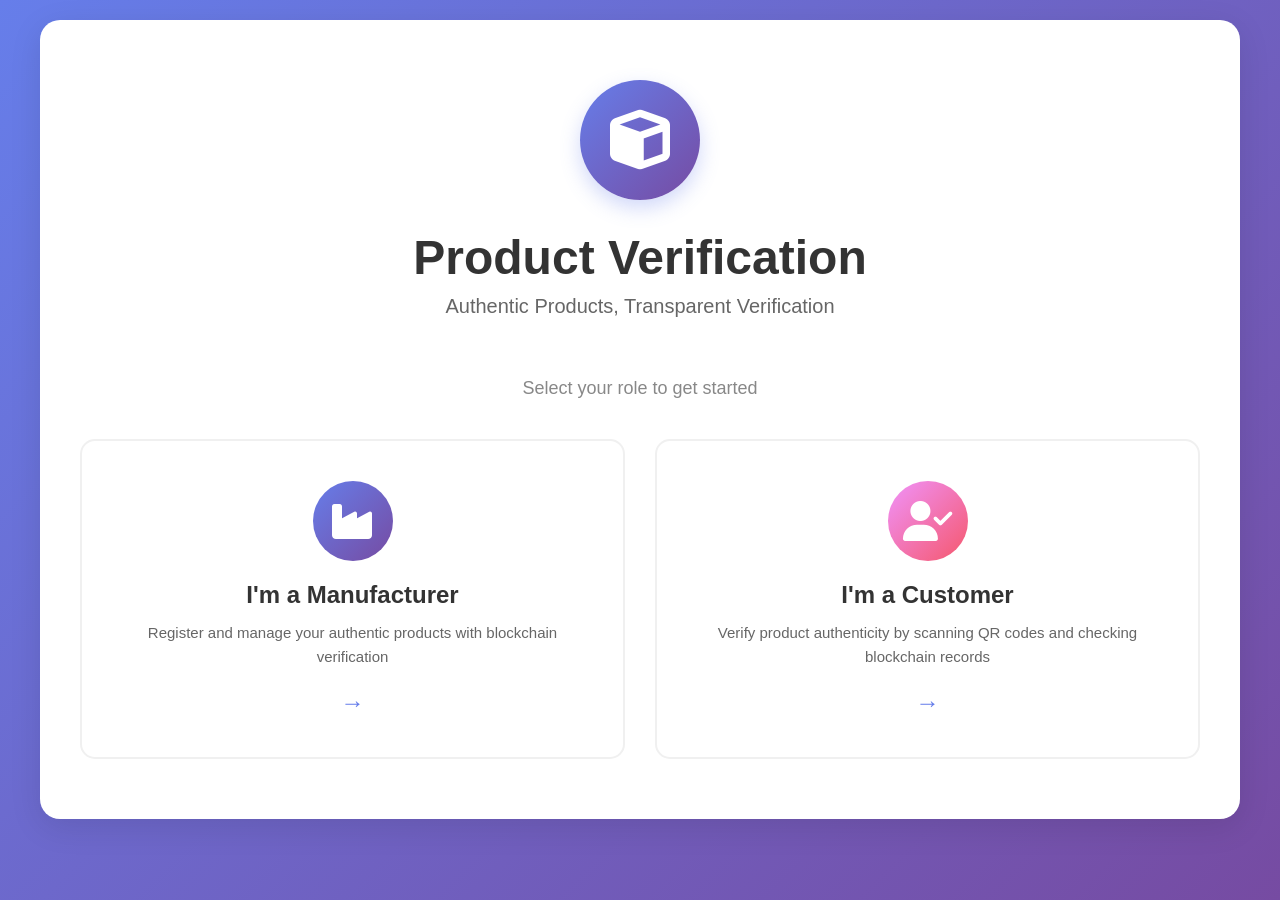
<file: index.html>
<!DOCTYPE html>
<html lang="en">
<head>
    <meta charset="UTF-8">
    <meta name="viewport" content="width=device-width, initial-scale=1.0">
    <title>Blockchain based Product Verification and Counterfeit Prevention</title>
    <link rel="stylesheet" href="styles.css">
    <link rel="stylesheet" href="https://cdnjs.cloudflare.com/ajax/libs/font-awesome/6.4.0/css/all.min.css">
</head>
<body>
    <div class="container">
        <!-- Login/Signup Screen -->
        <div id="authScreen" class="auth-screen" style="display: none;">
            <button class="auth-back-btn" onclick="goBackToHome()" title="Back to Home"><i class="fas fa-arrow-left"></i></button>
            <div class="auth-container">
                <div class="auth-header">
                    <div class="auth-logo-circle">
                        <i class="fas fa-cube"></i>
                    </div>
                    <h1>Product Verification</h1>
                    <p>Manufacturer Authentication</p>
                </div>

                <!-- Login Form -->
                <div id="loginForm" class="auth-form" style="display: block;">
                    <h2><i class="fas fa-sign-in-alt"></i> Login</h2>
                    
                    <div class="form-group">
                        <label for="loginEmail"><i class="fas fa-envelope"></i> Email:</label>
                        <input type="email" id="loginEmail" placeholder="Enter your email" required>
                    </div>

                    <div class="form-group">
                        <label for="loginPassword"><i class="fas fa-lock"></i> Password:</label>
                        <input type="password" id="loginPassword" placeholder="Enter your password" required>
                    </div>

                    <button class="auth-btn" onclick="manufacturerLogin()"><i class="fas fa-sign-in-alt"></i> Login</button>
                    
                    <p class="auth-toggle">
                        Don't have an account? 
                        <span onclick="toggleAuthForm()" class="link">Create Account</span>
                    </p>

                    <div id="loginOutput" class="auth-output"></div>
                </div>

                <!-- Signup Form -->
                <div id="signupForm" class="auth-form" style="display: none;">
                    <h2><i class="fas fa-user-plus"></i> Create Account</h2>
                    
                    <div class="form-group">
                        <label for="signupName"><i class="fas fa-user"></i> Full Name:</label>
                        <input type="text" id="signupName" placeholder="Enter your full name" required>
                    </div>

                    <div class="form-group">
                        <label for="signupEmail"><i class="fas fa-envelope"></i> Email:</label>
                        <input type="email" id="signupEmail" placeholder="Enter your email" required>
                    </div>

                    <div class="form-group">
                        <label for="signupPassword"><i class="fas fa-lock"></i> Password:</label>
                        <input type="password" id="signupPassword" placeholder="Enter password (min 8 characters)" required>
                        <small class="password-hint">Must contain: uppercase, lowercase, number, and special character</small>
                    </div>

                    <div class="form-group">
                        <label for="signupConfirmPassword"><i class="fas fa-lock"></i> Confirm Password:</label>
                        <input type="password" id="signupConfirmPassword" placeholder="Confirm your password" required>
                    </div>

                    <div id="passwordStrength" class="password-strength" style="display: none;">
                        <div class="strength-bar">
                            <div id="strengthIndicator" class="strength-fill"></div>
                        </div>
                        <small id="strengthText">Password strength: Weak</small>
                    </div>

                    <button class="auth-btn" onclick="manufacturerSignup()"><i class="fas fa-user-plus"></i> Create Account</button>
                    
                    <p class="auth-toggle">
                        Already have an account? 
                        <span onclick="toggleAuthForm()" class="link">Login</span>
                    </p>

                    <div id="signupOutput" class="auth-output"></div>
                </div>
            </div>
        </div>

        <!-- Home Screen -->
        <div id="homeScreen" class="home-screen" style="display: block;">
            <div class="logo-section">
                <div class="logo-circle">
                    <i class="fas fa-cube"></i>
                </div>
                <h1>Product Verification</h1>
                <p class="tagline">Authentic Products, Transparent Verification</p>
            </div>

            <div class="main-content home-content">
                <p class="intro-text">Select your role to get started</p>
                
                <div class="card-container">
                    <!-- Manufacturer Card -->
                    <div class="role-card" onclick="startAsManufacturer()">
                        <div class="card-icon manufacturer-icon">
                            <i class="fas fa-industry"></i>
                        </div>
                        <h2>I'm a Manufacturer</h2>
                        <p>Register and manage your authentic products with blockchain verification</p>
                        <span class="card-arrow">→</span>
                    </div>

                    <!-- Customer Card -->
                    <div class="role-card" onclick="startAsCustomer()">
                        <div class="card-icon customer-icon">
                            <i class="fas fa-user-check"></i>
                        </div>
                        <h2>I'm a Customer</h2>
                        <p>Verify product authenticity by scanning QR codes and checking blockchain records</p>
                        <span class="card-arrow">→</span>
                    </div>
                </div>
            </div>
        </div>

        <!-- Manufacturer Section -->
        <div id="manufacturerSection" class="section" style="display: none;">
            <div class="app-header">
                <button class="go-back-btn" onclick="goHome()"><i class="fas fa-arrow-left"></i> Back</button>
                <h1>Manufacturer Dashboard</h1>
                <button class="logout-btn" onclick="logout()"><i class="fas fa-sign-out-alt"></i> Logout</button>
            </div>

            <div class="main-content">
                <div class="section-header">
                    <h2>Product Management</h2>
                </div>

                <div class="form-group">
                    <label for="productId"><i class="fas fa-barcode"></i> Product ID:</label>
                    <input type="text" id="productId" placeholder="Enter Product ID" required>
                </div>

                <div class="form-group">
                    <label for="productName"><i class="fas fa-box"></i> Product Name:</label>
                    <input type="text" id="productName" placeholder="Enter Product Name" required>
                </div>

                <div class="form-group">
                    <label for="userName"><i class="fas fa-building"></i> Company/User Details:</label>
                    <input type="text" id="userName" placeholder="Enter Company/User Details" required>
                </div>

                <div class="form-group">
                    <label for="address"><i class="fas fa-map-marker-alt"></i> Address Details:</label>
                    <input type="text" id="address" placeholder="Enter Address Details" required>
                </div>

                <div class="button-container">
                    <button class="submit-btn" onclick="saveProductStep1()"><i class="fas fa-save"></i> Save Product</button>
                    <button class="submit-btn" onclick="manufacturerRetrieveProduct()"><i class="fas fa-search"></i> Retrieve Data</button>
                    <button class="submit-btn" onclick="openBarcodeUpload()"><i class="fas fa-qrcode"></i> Authenticate Scan</button>
                </div>

                <!-- Hidden file input for QR code selection -->
                <input type="file" id="qrcodeFileInput" accept=".png,.jpg,.jpeg,.gif,.bmp" style="display: none;">

                <div id="manufacturerOutput" class="output-box"></div>
            </div>
        </div>

        <!-- Customer Section -->
        <div id="customerSection" class="section" style="display: none;">
            <div class="app-header">
                <button class="go-back-btn" onclick="goHome()"><i class="fas fa-arrow-left"></i> Back</button>
                <h1>Customer Verification</h1>
            </div>

            <div class="main-content">
                <div class="section-header">
                    <h2>Verify Product Authenticity</h2>
                </div>

                <div class="form-group">
                    <label for="customerProductId"><i class="fas fa-barcode"></i> Product ID:</label>
                    <input type="text" id="customerProductId" placeholder="Enter Product ID" required>
                </div>

                <div class="button-container">
                    <button class="submit-btn" onclick="customerSearchProduct()"><i class="fas fa-search"></i> Retrieve Data</button>
                    <button class="submit-btn" onclick="customerAuthenticateClick()"><i class="fas fa-qrcode"></i> Authenticate Scan</button>
                </div>

                <div id="customerOutput" class="output-box"></div>
            </div>
        </div>
    </div>

    <script src="script.js"></script>
</body>
</html>
</file>
<file: styles.css>
* {
    margin: 0;
    padding: 0;
    box-sizing: border-box;
}

body {
    font-family: 'Segoe UI', Tahoma, Geneva, Verdana, sans-serif;
    background: linear-gradient(135deg, #667eea 0%, #764ba2 100%);
    min-height: 100vh;
    padding: 20px;
}

.container {
    max-width: 1200px;
    margin: 0 auto;
}

/* HOME SCREEN */
.home-screen {
    background: white;
    border-radius: 20px;
    padding: 60px 40px;
    box-shadow: 0 8px 32px rgba(0, 0, 0, 0.1);
    text-align: center;
}

.logo-section {
    margin-bottom: 60px;
}

.logo-circle {
    width: 120px;
    height: 120px;
    border-radius: 50%;
    background: linear-gradient(135deg, #667eea 0%, #764ba2 100%);
    display: flex;
    align-items: center;
    justify-content: center;
    margin: 0 auto 30px;
    font-size: 60px;
    color: white;
    box-shadow: 0 8px 20px rgba(102, 126, 234, 0.3);
}

.logo-section h1 {
    font-size: 48px;
    color: #333;
    margin-bottom: 10px;
    font-weight: 700;
}

.tagline {
    font-size: 20px;
    color: #666;
    font-weight: 500;
}

.intro-text {
    font-size: 18px;
    color: #888;
    margin-bottom: 40px;
}

.card-container {
    display: grid;
    grid-template-columns: repeat(auto-fit, minmax(300px, 1fr));
    gap: 30px;
    margin-top: 40px;
}

.role-card {
    background: white;
    border: 2px solid #f0f0f0;
    border-radius: 15px;
    padding: 40px 30px;
    cursor: pointer;
    transition: all 0.3s ease;
    position: relative;
    overflow: hidden;
}

.role-card::before {
    content: '';
    position: absolute;
    top: 0;
    left: 0;
    right: 0;
    height: 4px;
    background: linear-gradient(90deg, #667eea 0%, #764ba2 100%);
    transform: scaleX(0);
    transform-origin: left;
    transition: transform 0.3s ease;
}

.role-card:hover {
    border-color: #667eea;
    box-shadow: 0 12px 30px rgba(102, 126, 234, 0.2);
    transform: translateY(-5px);
}

.role-card:hover::before {
    transform: scaleX(1);
}

.card-icon {
    width: 80px;
    height: 80px;
    border-radius: 50%;
    display: flex;
    align-items: center;
    justify-content: center;
    margin: 0 auto 20px;
    font-size: 40px;
    color: white;
}

.manufacturer-icon {
    background: linear-gradient(135deg, #667eea 0%, #764ba2 100%);
}

.customer-icon {
    background: linear-gradient(135deg, #f093fb 0%, #f5576c 100%);
}

.role-card h2 {
    font-size: 24px;
    color: #333;
    margin-bottom: 12px;
    font-weight: 600;
}

.role-card p {
    color: #666;
    font-size: 15px;
    line-height: 1.6;
    margin-bottom: 20px;
}

.card-arrow {
    display: inline-block;
    font-size: 24px;
    color: #667eea;
    font-weight: bold;
    transition: transform 0.3s ease;
}

.role-card:hover .card-arrow {
    transform: translateX(5px);
}

/* APP HEADER */
.app-header {
    display: flex;
    align-items: center;
    gap: 20px;
    background: white;
    padding: 20px 30px;
    border-radius: 15px;
    margin-bottom: 30px;
    box-shadow: 0 4px 6px rgba(0, 0, 0, 0.1);
}

.app-header h1 {
    color: #333;
    font-size: 28px;
    flex: 1;
}

.logout-btn {
    background: #e74c3c;
    color: white;
    padding: 10px 20px;
    border: none;
    border-radius: 8px;
    cursor: pointer;
    font-size: 14px;
    font-weight: 600;
    transition: all 0.3s ease;
    display: inline-flex;
    align-items: center;
    gap: 8px;
}

.logout-btn:hover {
    background: #c0392b;
    transform: translateY(-2px);
}

/* MAIN CONTENT */
.main-content {
    background: white;
    padding: 40px;
    border-radius: 15px;
    box-shadow: 0 4px 6px rgba(0, 0, 0, 0.1);
}

.home-content {
    padding: 0;
    box-shadow: none;
}

.section-header {
    margin-bottom: 30px;
}

.section-header h2 {
    color: #333;
    font-size: 24px;
}

.form-group {
    margin-bottom: 20px;
    text-align: left;
}

.form-group label {
    display: block;
    margin-bottom: 8px;
    color: #555;
    font-weight: 600;
    font-size: 14px;
}

.form-group label i {
    margin-right: 8px;
    color: #667eea;
}

.form-group input {
    width: 100%;
    padding: 12px 15px;
    border: 2px solid #e0e0e0;
    border-radius: 8px;
    font-size: 14px;
    transition: all 0.3s ease;
    font-family: inherit;
}

.form-group input:focus {
    outline: none;
    border-color: #667eea;
    box-shadow: 0 0 0 3px rgba(102, 126, 234, 0.1);
}

.button-container {
    display: flex;
    flex-wrap: wrap;
    gap: 12px;
    justify-content: flex-start;
    margin: 30px 0;
}

.submit-btn, .go-back-btn, .action-btn {
    padding: 12px 24px;
    border: none;
    border-radius: 8px;
    font-size: 15px;
    font-weight: 600;
    cursor: pointer;
    transition: all 0.3s ease;
    display: inline-flex;
    align-items: center;
    gap: 8px;
    font-family: inherit;
}

.submit-btn {
    background: linear-gradient(135deg, #667eea 0%, #764ba2 100%);
    color: white;
    min-width: 150px;
}

.submit-btn:hover {
    transform: translateY(-2px);
    box-shadow: 0 8px 16px rgba(102, 126, 234, 0.3);
}

.go-back-btn {
    background: #95a5a6;
    color: white;
    min-width: 120px;
}

.go-back-btn:hover {
    background: #7f8c8d;
}

.action-btn {
    display: block;
    width: 100%;
    background: linear-gradient(135deg, #667eea 0%, #764ba2 100%);
    color: white;
    margin: 12px 0;
}

.output-box {
    margin-top: 30px;
    padding: 20px;
    background: #f8f9fa;
    border-left: 4px solid #667eea;
    border-radius: 8px;
    min-height: 100px;
    color: #333;
    font-family: 'Courier New', monospace;
    white-space: pre-wrap;
    word-wrap: break-word;
    font-size: 14px;
}

.success {
    color: #27ae60;
    background: #eafaf1;
    border-left-color: #27ae60;
}

.error {
    color: #c0392b;
    background: #fadbd8;
    border-left-color: #c0392b;
}

/* MODAL */
.modal {
    display: none;
    position: fixed;
    z-index: 1000;
    left: 0;
    top: 0;
    width: 100%;
    height: 100%;
    background-color: rgba(0, 0, 0, 0.6);
}

.modal-content {
    background-color: white;
    margin: 50px auto;
    padding: 0;
    border-radius: 15px;
    width: 90%;
    max-width: 600px;
    max-height: 70vh;
    overflow-y: auto;
    box-shadow: 0 8px 32px rgba(0, 0, 0, 0.2);
}

.modal-header {
    display: flex;
    justify-content: space-between;
    align-items: center;
    padding: 25px;
    border-bottom: 2px solid #f0f0f0;
    background: linear-gradient(135deg, #667eea 0%, #764ba2 100%);
    color: white;
    border-radius: 15px 15px 0 0;
}

.modal-header h3 {
    margin: 0;
    font-size: 20px;
}

.modal-header i {
    margin-right: 10px;
}

.close-modal {
    font-size: 28px;
    font-weight: bold;
    cursor: pointer;
    color: white;
    transition: color 0.3s ease;
}

.close-modal:hover {
    color: #ddd;
}

.qrcode-list {
    padding: 25px;
    display: grid;
    grid-template-columns: repeat(auto-fill, minmax(120px, 1fr));
    gap: 15px;
}

.qrcode-item {
    padding: 15px;
    border: 2px solid #ddd;
    border-radius: 10px;
    text-align: center;
    cursor: pointer;
    transition: all 0.3s ease;
    background: #f9f9f9;
}

.qrcode-item:hover {
    border-color: #667eea;
    background: #f0f0ff;
    transform: scale(1.05);
}

.qrcode-item.selected {
    border-color: #27ae60;
    background: #d5f4e6;
    border-width: 3px;
}

.qrcode-item img {
    width: 100%;
    height: 100px;
    object-fit: cover;
    border-radius: 6px;
    margin-bottom: 8px;
}

.qrcode-item-name {
    font-size: 12px;
    color: #555;
    word-break: break-word;
    font-weight: 500;
}

.modal-footer {
    padding: 20px 25px;
    border-top: 2px solid #f0f0f0;
    display: flex;
    gap: 10px;
    justify-content: flex-end;
    background: #f9f9f9;
    border-radius: 0 0 15px 15px;
}

/* AUTH SCREEN */
.auth-screen {
    display: flex;
    align-items: center;
    justify-content: center;
    min-height: 100vh;
    background: linear-gradient(135deg, #667eea 0%, #764ba2 100%);
    position: fixed;
    top: 0;
    left: 0;
    right: 0;
    bottom: 0;
    width: 100%;
    height: 100%;
    padding: 20px;
}

.auth-back-btn {
    position: fixed;
    top: 30px;
    left: 30px;
    background: rgba(255, 255, 255, 0.9);
    border: none;
    border-radius: 50%;
    width: 50px;
    height: 50px;
    font-size: 20px;
    color: #667eea;
    cursor: pointer;
    display: flex;
    align-items: center;
    justify-content: center;
    transition: all 0.3s ease;
    box-shadow: 0 4px 12px rgba(0, 0, 0, 0.15);
    z-index: 10;
}

.auth-back-btn:hover {
    background: white;
    transform: translateX(-5px);
    box-shadow: 0 6px 16px rgba(0, 0, 0, 0.2);
}

.auth-back-btn:active {
    transform: translateX(-3px);
}

.auth-container {
    background: white;
    border-radius: 20px;
    padding: 50px;
    box-shadow: 0 20px 60px rgba(0, 0, 0, 0.3);
    width: 100%;
    max-width: 450px;
    margin: 0 auto;
}

.auth-header {
    text-align: center;
    margin-bottom: 40px;
}

.auth-logo-circle {
    width: 100px;
    height: 100px;
    border-radius: 50%;
    background: linear-gradient(135deg, #667eea 0%, #764ba2 100%);
    display: flex;
    align-items: center;
    justify-content: center;
    margin: 0 auto 20px;
    font-size: 50px;
    color: white;
    box-shadow: 0 8px 20px rgba(102, 126, 234, 0.3);
}

.auth-header h1 {
    font-size: 32px;
    color: #333;
    margin-bottom: 5px;
}

.auth-header p {
    color: #888;
    font-size: 14px;
}

.auth-form {
    animation: slideIn 0.3s ease;
}

@keyframes slideIn {
    from {
        opacity: 0;
        transform: translateY(10px);
    }
    to {
        opacity: 1;
        transform: translateY(0);
    }
}

.auth-form h2 {
    color: #333;
    font-size: 24px;
    margin-bottom: 25px;
    display: flex;
    align-items: center;
    gap: 10px;
}

.auth-form .form-group {
    margin-bottom: 20px;
    text-align: left;
}

.auth-form .form-group label {
    display: block;
    margin-bottom: 8px;
    color: #555;
    font-weight: 600;
    font-size: 14px;
}

.auth-form .form-group label i {
    margin-right: 8px;
    color: #667eea;
}

.auth-form .form-group input {
    width: 100%;
    padding: 12px 15px;
    border: 2px solid #e0e0e0;
    border-radius: 8px;
    font-size: 14px;
    transition: all 0.3s ease;
    font-family: inherit;
}

.auth-form .form-group input:focus {
    outline: none;
    border-color: #667eea;
    box-shadow: 0 0 0 3px rgba(102, 126, 234, 0.1);
}

.password-hint {
    display: block;
    color: #999;
    font-size: 12px;
    margin-top: 6px;
}

.password-strength {
    margin-top: 12px;
    margin-bottom: 15px;
}

.strength-bar {
    height: 6px;
    background: #e0e0e0;
    border-radius: 3px;
    overflow: hidden;
    margin-bottom: 8px;
}

.strength-fill {
    height: 100%;
    width: 0%;
    border-radius: 3px;
    transition: width 0.3s ease, background-color 0.3s ease;
    background-color: #e74c3c;
}

.strength-fill.weak {
    width: 33%;
    background-color: #e74c3c;
}

.strength-fill.fair {
    width: 66%;
    background-color: #f39c12;
}

.strength-fill.good {
    width: 100%;
    background-color: #27ae60;
}

#strengthText {
    font-size: 12px;
    color: #666;
}

.auth-btn {
    width: 100%;
    padding: 14px;
    background: linear-gradient(135deg, #667eea 0%, #764ba2 100%);
    color: white;
    border: none;
    border-radius: 8px;
    font-size: 16px;
    font-weight: 600;
    cursor: pointer;
    transition: all 0.3s ease;
    display: flex;
    align-items: center;
    justify-content: center;
    gap: 10px;
}

.auth-btn:hover {
    transform: translateY(-2px);
    box-shadow: 0 8px 20px rgba(102, 126, 234, 0.3);
}

.auth-btn:active {
    transform: translateY(0);
}

.auth-toggle {
    text-align: center;
    margin-top: 20px;
    color: #666;
    font-size: 14px;
}

.link {
    color: #667eea;
    cursor: pointer;
    font-weight: 600;
    transition: color 0.3s ease;
}

.link:hover {
    color: #764ba2;
    text-decoration: underline;
}

.auth-output {
    margin-top: 20px;
    padding: 15px;
    border-radius: 8px;
    font-size: 13px;
    display: none;
}

.auth-output.show {
    display: block;
}

.auth-output.success {
    background: #d4edda;
    color: #155724;
    border-left: 4px solid #28a745;
}

.auth-output.error {
    background: #f8d7da;
    color: #721c24;
    border-left: 4px solid #f5555f;
}

@media (max-width: 480px) {
    .auth-container {
        padding: 30px 20px;
        margin: 20px;
    }

    .auth-header h1 {
        font-size: 24px;
    }

    .auth-logo-circle {
        width: 80px;
        height: 80px;
        font-size: 40px;
    }
}
</file>
